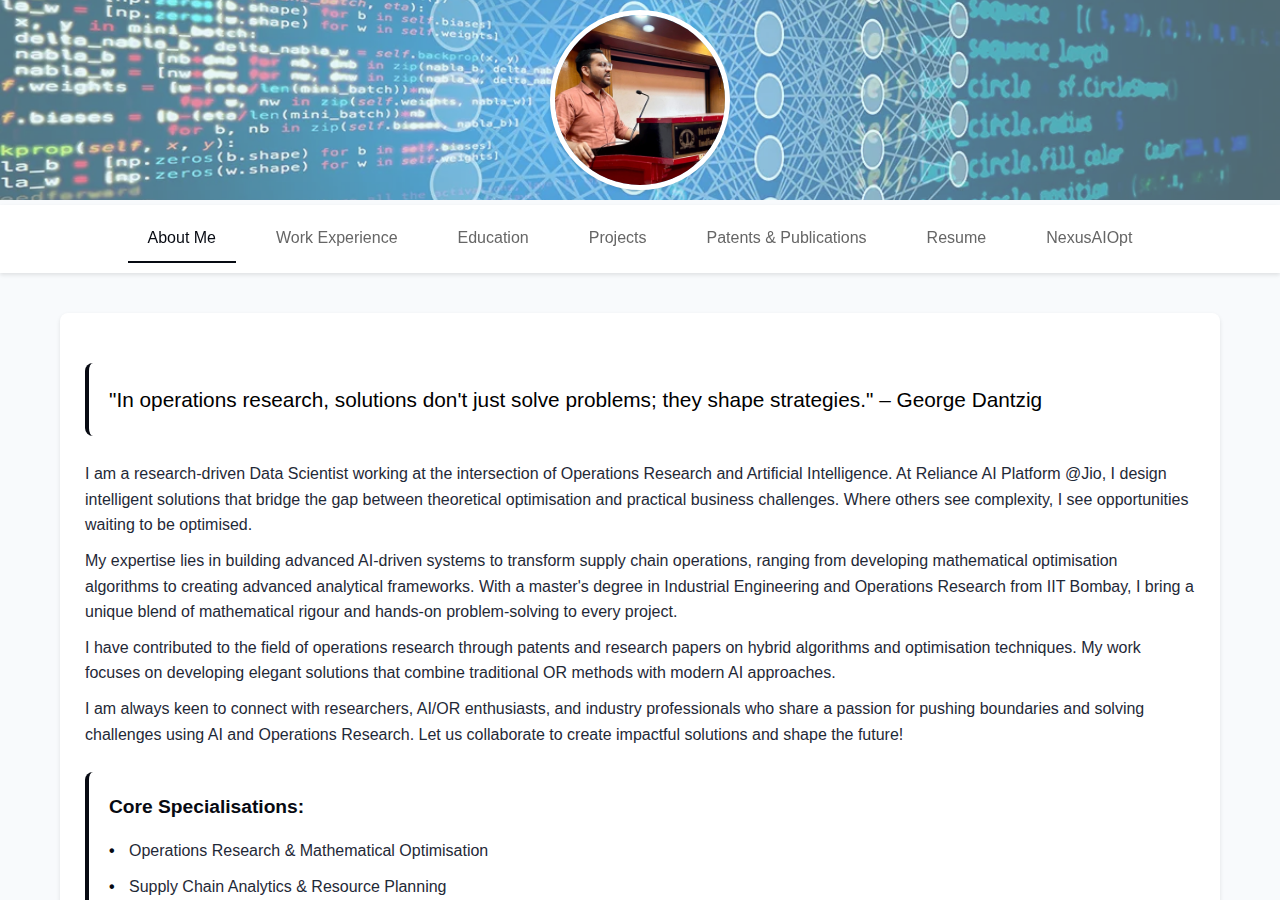
<file: index.html>
<!DOCTYPE html>
<html lang="en">
<head>
    <meta charset="UTF-8">
    <meta name="viewport" content="width=device-width, initial-scale=1.0">
    <title>Sandesh's Portfolio Website</title>
    <link rel="stylesheet" href="css/style.css">
    <script src="https://cdnjs.cloudflare.com/ajax/libs/jquery/3.7.1/jquery.min.js"></script>
</head>
<body>
    <div class="banner">
        <img src="src/images/banner.webp" alt="Banner" class="banner-img">
        <div class="profile">
            <img src="src/images/profile.jpeg" alt="Profile" class="profile-img">
        </div>
    </div>

    <div class="tabs">
        <a href="sections/about" class="tab active" data-section="about">About Me</a>
        <a href="sections/experience" class="tab" data-section="experience">Work Experience</a>
        <a href="sections/education" class="tab" data-section="education">Education</a>
        <a href="sections/projects" class="tab" data-section="projects">Projects</a>
        <a href="sections/publications" class="tab" data-section="publications">Patents & Publications</a>
        <a href="sections/resume" class="tab" data-section="resume">Resume</a>
        <a href="sections/nexusai" class="tab" data-section="nexuai">NexusAIOpt</a>
    </div>

    <iframe id="content-frame" src="sections/about" title="about"></iframe>

    <script src="js/main.js"></script>
</body>
</html>
</file>
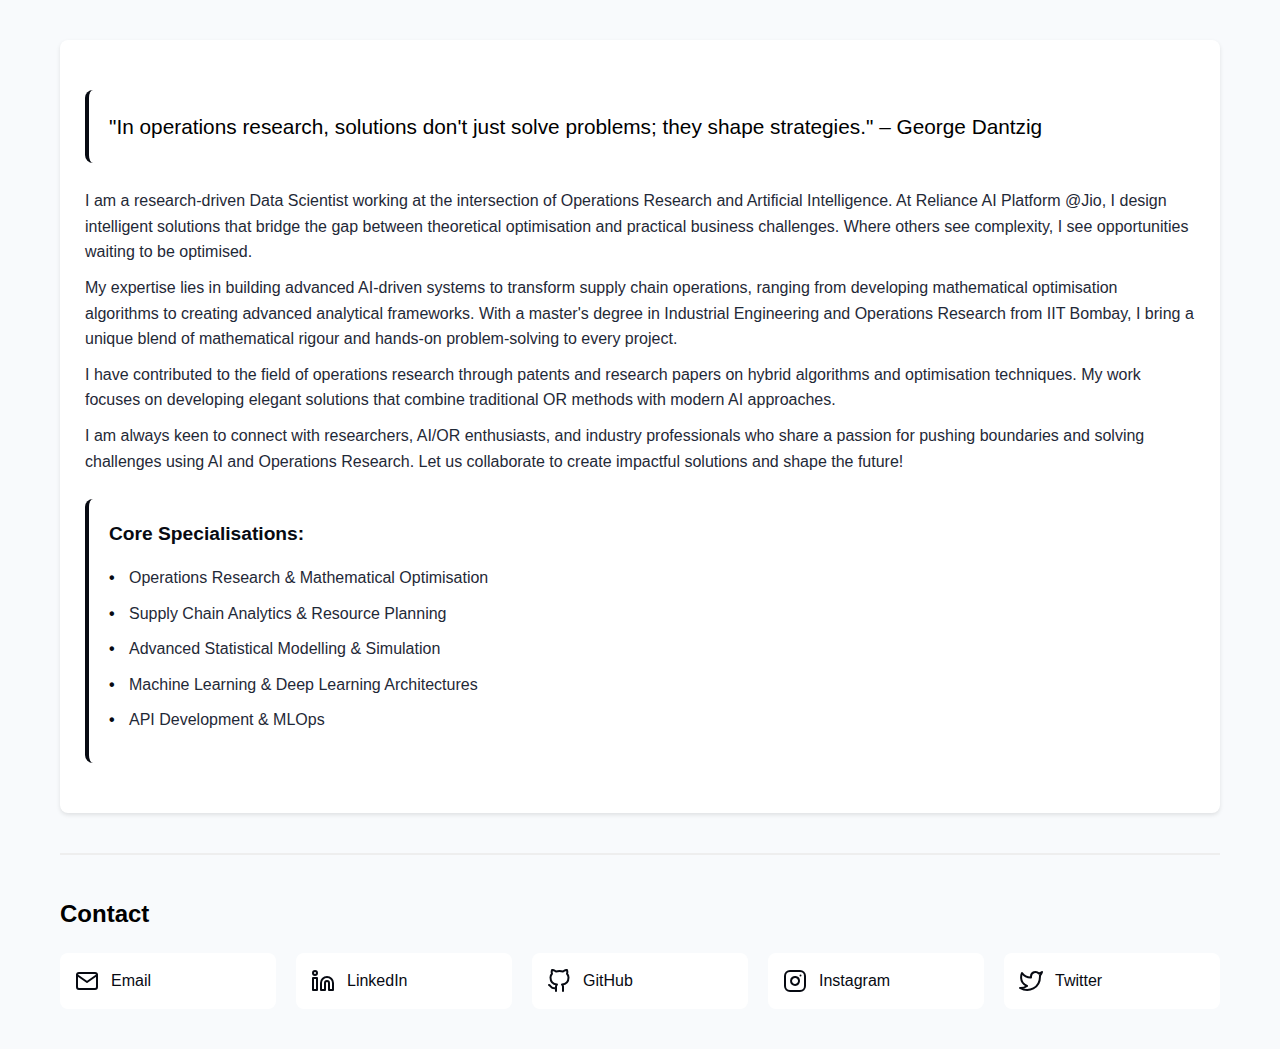
<file: sections/about/index.html>
<!DOCTYPE html>
<html lang="en">
<head>
    <meta charset="UTF-8">
    <meta name="viewport" content="width=device-width, initial-scale=1.0">
    <title>About Me</title>
    <link rel="stylesheet" href="../../css/style.css">
</head>
<body>
    <div class="content">
        <div class="item-card">
            <blockquote class="quote">
                "In operations research, solutions don't just solve problems; they shape strategies." – George Dantzig
            </blockquote>
            
            <p>
                I am a research-driven Data Scientist working at the intersection of Operations Research and 
                Artificial Intelligence. At Reliance AI Platform @Jio, I design intelligent solutions that 
                bridge the gap between theoretical optimisation and practical business challenges. Where others 
                see complexity, I see opportunities waiting to be optimised.
            </p>
            
            <p>
                My expertise lies in building advanced AI-driven systems to transform supply chain operations, 
                ranging from developing mathematical optimisation algorithms to creating advanced analytical 
                frameworks. With a master's degree in Industrial Engineering and Operations Research from IIT 
                Bombay, I bring a unique blend of mathematical rigour and hands-on problem-solving to every project.
            </p>
            
            <p>
                I have contributed to the field of operations research through patents and research papers on 
                hybrid algorithms and optimisation techniques. My work focuses on developing elegant solutions 
                that combine traditional OR methods with modern AI approaches.
            </p>

            <p>
                I am always keen to connect with researchers, AI/OR enthusiasts, and industry professionals 
                who share a passion for pushing boundaries and solving challenges using AI and Operations 
                Research. Let us collaborate to create impactful solutions and shape the future!
            </p>
            <div class="specializations">
                <h3>Core Specialisations:</h3>
                <ul>
                    <li>Operations Research & Mathematical Optimisation</li>
                    <li>Supply Chain Analytics & Resource Planning</li>
                    <li>Advanced Statistical Modelling & Simulation</li>
                    <li>Machine Learning & Deep Learning Architectures</li>
                    <li>API Development & MLOps</li>
                </ul>
            </div>

        </div>

        <div class="section-divider"></div>

        <div class="contact-section">
            <h2>Contact</h2>
            <div class="contact-grid">

                <div class="contact-item">
                    <svg xmlns="http://www.w3.org/2000/svg" viewBox="0 0 24 24" fill="none" stroke="currentColor" stroke-width="2" stroke-linecap="round" stroke-linejoin="round">
                        <path d="M4 4h16c1.1 0 2 .9 2 2v12c0 1.1-.9 2-2 2H4c-1.1 0-2-.9-2-2V6c0-1.1.9-2 2-2z"></path>
                        <polyline points="22,6 12,13 2,6"></polyline>
                    </svg>
                    <a href="mailto:sandesh.gaikwad.c2022@iitbombay.org">Email</a>
                </div>

                <div class="contact-item">
                    <svg xmlns="http://www.w3.org/2000/svg" viewBox="0 0 24 24" fill="none" stroke="currentColor" stroke-width="2" stroke-linecap="round" stroke-linejoin="round">
                        <path d="M16 8a6 6 0 0 1 6 6v7h-4v-7a2 2 0 0 0-2-2 2 2 0 0 0-2 2v7h-4v-7a6 6 0 0 1 6-6z"></path>
                        <rect x="2" y="9" width="4" height="12"></rect>
                        <circle cx="4" cy="4" r="2"></circle>
                    </svg>
                    <a href="https://www.linkedin.com/in/sandeshgaikwad-iitb/" target="_blank">LinkedIn</a>
                </div>

                <div class="contact-item">
                    <svg xmlns="http://www.w3.org/2000/svg" viewBox="0 0 24 24" fill="none" stroke="currentColor" stroke-width="2" stroke-linecap="round" stroke-linejoin="round">
                        <path d="M9 19c-5 1.5-5-2.5-7-3m14 6v-3.87a3.37 3.37 0 0 0-.94-2.61c3.14-.35 6.44-1.54 6.44-7A5.44 5.44 0 0 0 20 4.77 5.07 5.07 0 0 0 19.91 1S18.73.65 16 2.48a13.38 13.38 0 0 0-7 0C6.27.65 5.09 1 5.09 1A5.07 5.07 0 0 0 5 4.77a5.44 5.44 0 0 0-1.5 3.78c0 5.42 3.3 6.61 6.44 7A3.37 3.37 0 0 0 9 18.13V22"></path>
                    </svg>
                    <a href="https://github.com/sandesh-30/" target="_blank">GitHub</a>
                </div>

                <div class="contact-item">
                    <svg xmlns="http://www.w3.org/2000/svg" viewBox="0 0 24 24" fill="none" stroke="currentColor" stroke-width="2" stroke-linecap="round" stroke-linejoin="round">
                        <rect x="2" y="2" width="20" height="20" rx="5" ry="5"></rect>
                        <path d="M16 11.37A4 4 0 1 1 12.63 8 4 4 0 0 1 16 11.37z"></path>
                        <line x1="17.5" y1="6.5" x2="17.51" y2="6.5"></line>
                    </svg>
                    <a href="https://instagram.com/hear._me_roar/" target="_blank">Instagram</a>
                </div>

                <div class="contact-item">
                    <svg xmlns="http://www.w3.org/2000/svg" viewBox="0 0 24 24" fill="none" stroke="currentColor" stroke-width="2" stroke-linecap="round" stroke-linejoin="round">
                        <path d="M23 3a10.9 10.9 0 0 1-3.14 1.53 4.48 4.48 0 0 0-7.86 3v1A10.66 10.66 0 0 1 3 4s-4 9 5 13a11.64 11.64 0 0 1-7 2c9 5 20 0 20-11.5a4.5 4.5 0 0 0-.08-.83A7.72 7.72 0 0 0 23 3z"></path>
                    </svg>
                    <a href="https://twitter.com/SandeshGaikwad_" target="_blank">Twitter</a>
                </div>
                
            </div>
        </div>
    </div>
</body>
<script>
    // Ensure proper height calculations
    document.addEventListener('DOMContentLoaded', function() {
        // Force a minimum height on the content div
        const content = document.querySelector('.content');
        const minHeight = window.innerHeight - 80; // Account for margins
        content.style.minHeight = `${minHeight}px`;
    });
</script>
</html>
</file>
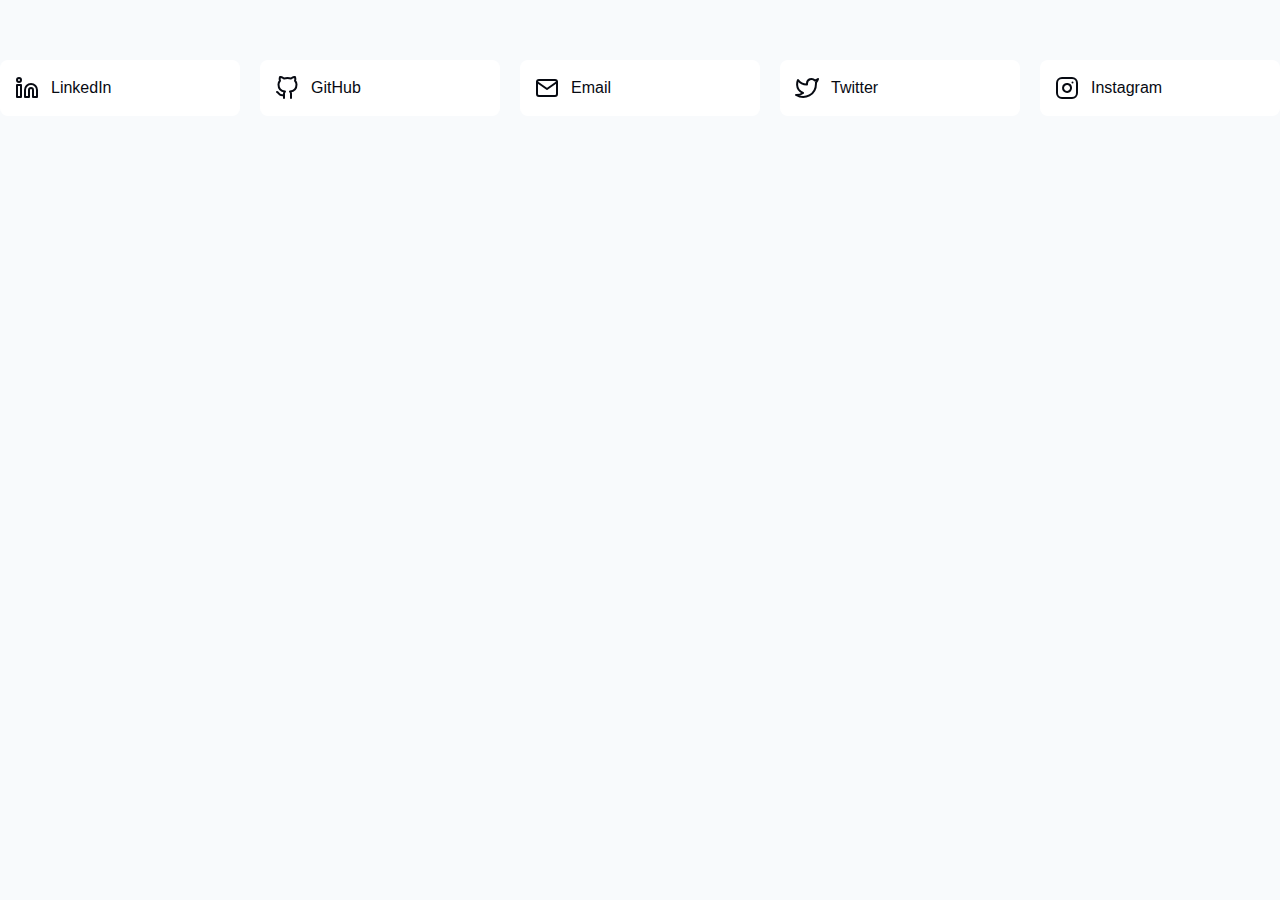
<file: sections/contact/index.html>
<!DOCTYPE html>
<html lang="en">
<head>
    <meta charset="UTF-8">
    <meta name="viewport" content="width=device-width, initial-scale=1.0">
    <title>About Me</title>
    <link rel="stylesheet" href="../../css/style.css">
</head>
<body>
    <div class="contact-section">
        <div class="contact-grid">
            <div class="contact-item">
                <svg xmlns="http://www.w3.org/2000/svg" viewBox="0 0 24 24" fill="none" stroke="currentColor" stroke-width="2" stroke-linecap="round" stroke-linejoin="round">
                    <path d="M16 8a6 6 0 0 1 6 6v7h-4v-7a2 2 0 0 0-2-2 2 2 0 0 0-2 2v7h-4v-7a6 6 0 0 1 6-6z"></path>
                    <rect x="2" y="9" width="4" height="12"></rect>
                    <circle cx="4" cy="4" r="2"></circle>
                </svg>
                <a href="https://www.linkedin.com/in/sandeshgaikwad-iitb/" target="_blank">LinkedIn</a>
            </div>

            <div class="contact-item">
                <svg xmlns="http://www.w3.org/2000/svg" viewBox="0 0 24 24" fill="none" stroke="currentColor" stroke-width="2" stroke-linecap="round" stroke-linejoin="round">
                    <path d="M9 19c-5 1.5-5-2.5-7-3m14 6v-3.87a3.37 3.37 0 0 0-.94-2.61c3.14-.35 6.44-1.54 6.44-7A5.44 5.44 0 0 0 20 4.77 5.07 5.07 0 0 0 19.91 1S18.73.65 16 2.48a13.38 13.38 0 0 0-7 0C6.27.65 5.09 1 5.09 1A5.07 5.07 0 0 0 5 4.77a5.44 5.44 0 0 0-1.5 3.78c0 5.42 3.3 6.61 6.44 7A3.37 3.37 0 0 0 9 18.13V22"></path>
                </svg>
                <a href="https://github.com/sandesh-30/" target="_blank">GitHub</a>
            </div>

            <div class="contact-item">
                <svg xmlns="http://www.w3.org/2000/svg" viewBox="0 0 24 24" fill="none" stroke="currentColor" stroke-width="2" stroke-linecap="round" stroke-linejoin="round">
                    <path d="M4 4h16c1.1 0 2 .9 2 2v12c0 1.1-.9 2-2 2H4c-1.1 0-2-.9-2-2V6c0-1.1.9-2 2-2z"></path>
                    <polyline points="22,6 12,13 2,6"></polyline>
                </svg>
                <a href="mailto:sandesh.gaikwad.c2022@iitbombay.org">Email</a>
            </div>

            <div class="contact-item">
                <svg xmlns="http://www.w3.org/2000/svg" viewBox="0 0 24 24" fill="none" stroke="currentColor" stroke-width="2" stroke-linecap="round" stroke-linejoin="round">
                    <path d="M23 3a10.9 10.9 0 0 1-3.14 1.53 4.48 4.48 0 0 0-7.86 3v1A10.66 10.66 0 0 1 3 4s-4 9 5 13a11.64 11.64 0 0 1-7 2c9 5 20 0 20-11.5a4.5 4.5 0 0 0-.08-.83A7.72 7.72 0 0 0 23 3z"></path>
                </svg>
                <a href="https://twitter.com/SandeshGaikwad_" target="_blank">Twitter</a>
            </div>

            <div class="contact-item">
                <svg xmlns="http://www.w3.org/2000/svg" viewBox="0 0 24 24" fill="none" stroke="currentColor" stroke-width="2" stroke-linecap="round" stroke-linejoin="round">
                    <rect x="2" y="2" width="20" height="20" rx="5" ry="5"></rect>
                    <path d="M16 11.37A4 4 0 1 1 12.63 8 4 4 0 0 1 16 11.37z"></path>
                    <line x1="17.5" y1="6.5" x2="17.51" y2="6.5"></line>
                </svg>
                <a href="https://instagram.com/hear._me_roar/" target="_blank">Instagram</a>
            </div>
            
        </div>
    </div>

</body>
<script>
    // Ensure proper height calculations
    document.addEventListener('DOMContentLoaded', function() {
        // Force a minimum height on the content div
        const content = document.querySelector('.content');
        const minHeight = window.innerHeight - 80; // Account for margins
        content.style.minHeight = `${minHeight}px`;
    });
</script>
</html>
</file>
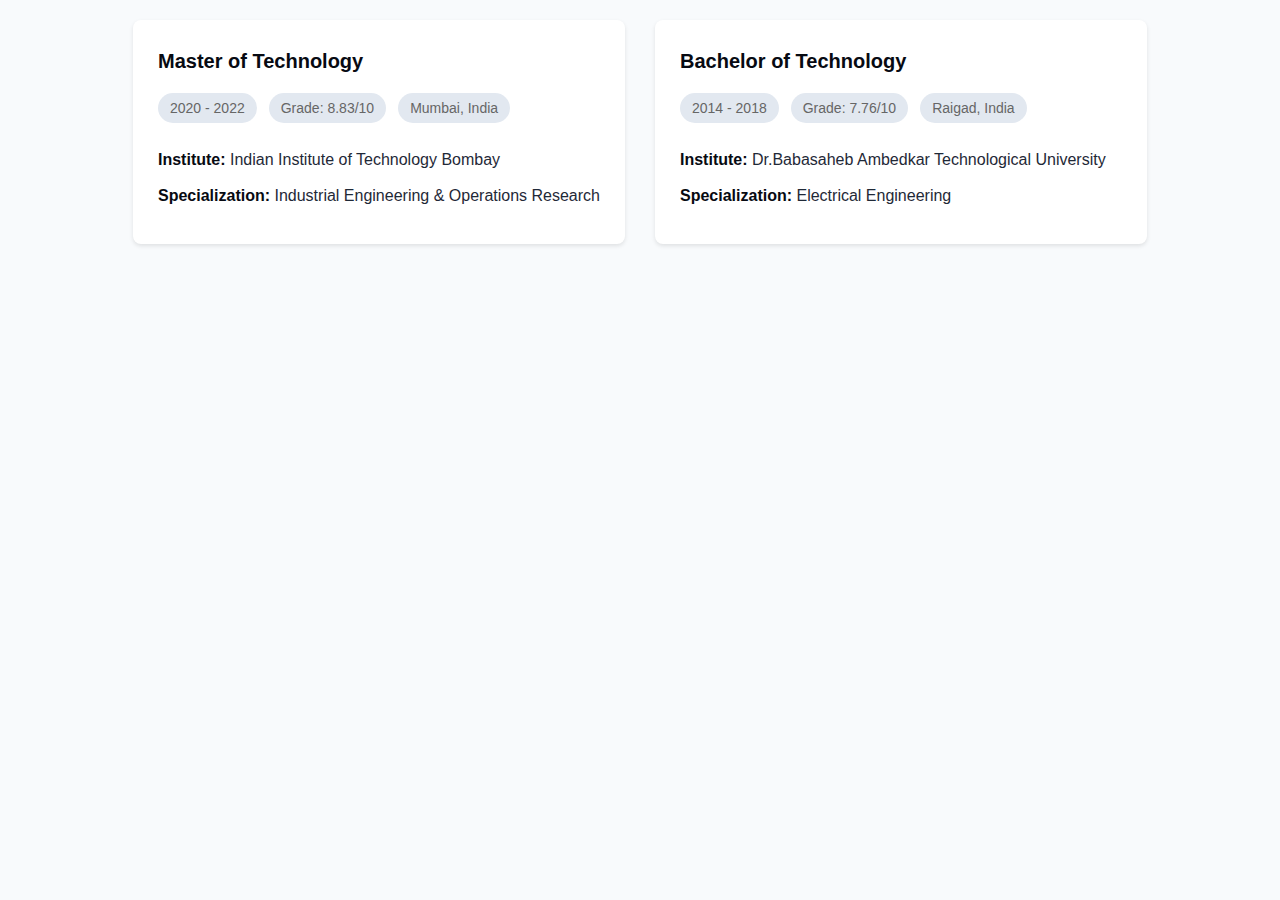
<file: sections/education/index.html>
<!DOCTYPE html>
<html lang="en">
<head>
    <meta charset="UTF-8">
    <meta name="viewport" content="width=device-width, initial-scale=1.0">
    <title>Education</title>
    <link rel="stylesheet" href="../../css/style.css">
</head>
<body>
        <div class="education-grid">
            <!-- Master of Technology -->
            <div class="item-card">
                <h3>Master of Technology</h3>
                <div class="meta-info">
                    <span class="tag">2020 - 2022</span>
                    <span class="tag">Grade: 8.83/10</span>
                    <span class="tag">Mumbai, India</span>
                </div>
                <p><span class="highlight">Institute:</span> Indian Institute of Technology Bombay</p>
                <p><span class="highlight">Specialization:</span> Industrial Engineering & Operations Research</p>
            </div>

            <!-- Bachelor of Engineering -->
            <div class="item-card">
                <h3>Bachelor of Technology</h3>
                <div class="meta-info">
                    <span class="tag">2014 - 2018</span>
                    <span class="tag">Grade: 7.76/10</span>
                    <span class="tag">Raigad, India</span>
                </div>
                <p><span class="highlight">Institute:</span> Dr.Babasaheb Ambedkar Technological University</p>
                <p><span class="highlight">Specialization:</span> Electrical Engineering</p>
            </div>

            <!-- High School -->
            <!-- <div class="item-card">
                <h3>High Secondary School</h3>
                <p><span class="highlight">School:</span> Birla College of Arts, Commerce & Science</p>
                <p><span class="highlight">Location:</span> Kalyan, India </p>
                <p><span class="highlight">Year:</span>2014</p>
                <p><span class="highlight">Grade:</span> 74.76/100 </p>
            </div> -->

            <!-- School -->
            <!-- <div class="item-card">
                <h3>Senior Secondary School</h3>
                <p><span class="highlight">School:</span> G. D. K. Gurukul</p>
                <p><span class="highlight">Location:</span> Vasind, India </p>
                <p><span class="highlight">Year:</span> 2012 </p>
                <p><span class="highlight">Grade:</span> 94/100 </p>
            </div> -->
        </div>
</body>
</html>
</file>
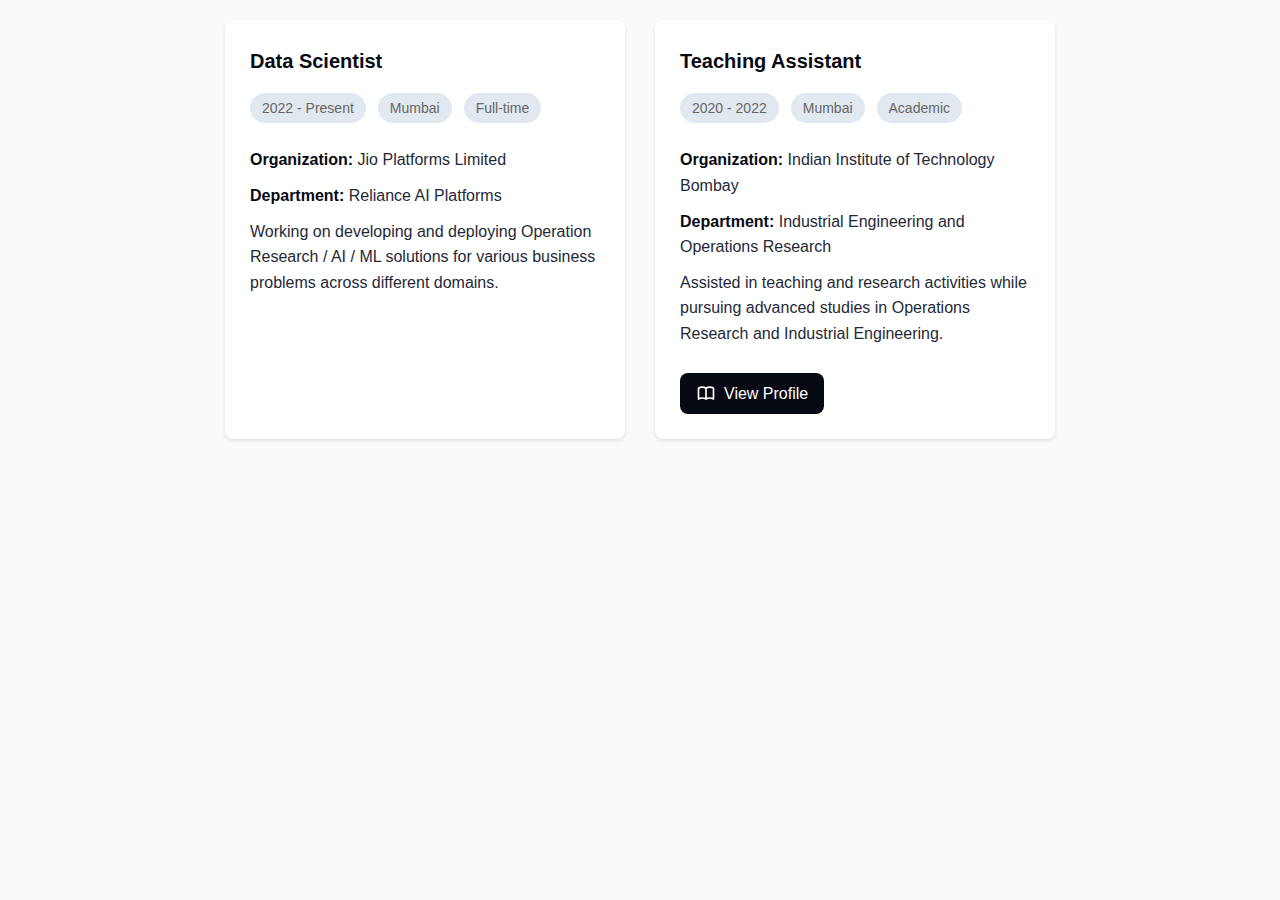
<file: sections/experience/index.html>
<!DOCTYPE html>
<html lang="en">
<head>
    <meta charset="UTF-8">
    <meta name="viewport" content="width=device-width, initial-scale=1.0">
    <title>Experience</title>
    <link rel="stylesheet" href="../../css/style.css">
</head>
<body>
    <div class="experience-grid">
        <!-- Data Scientist Role -->
        <div class="item-card">
            <h3>Data Scientist</h3>
            <div class="meta-info">
                <span class="tag">2022 - Present</span>
                <span class="tag">Mumbai</span>
                <span class="tag">Full-time</span>
            </div>
            <p><span class="highlight">Organization:</span> Jio Platforms Limited</p>
            <p><span class="highlight">Department:</span> Reliance AI Platforms</p>
            <p class="description">Working on developing and deploying Operation Research / AI / ML solutions for various business problems across different domains.</p>

        </div>

        <!-- Teaching Assistant Role -->
        <div class="item-card">
            <h3>Teaching Assistant</h3>
            <div class="meta-info">
                <span class="tag">2020 - 2022</span>
                <span class="tag">Mumbai</span>
                <span class="tag">Academic</span>
            </div>
            <p><span class="highlight">Organization:</span> Indian Institute of Technology Bombay</p>
            <p><span class="highlight">Department:</span> Industrial Engineering and Operations Research</p>
            <p class="description">Assisted in teaching and research activities while pursuing advanced studies in Operations Research and Industrial Engineering.</p>
            <a href="https://www.ieor.iitb.ac.in/students/sandesh" target="_blank" class="button">
                <svg class="icon" fill="none" stroke="currentColor" viewBox="0 0 24 24">
                    <path stroke-linecap="round" stroke-linejoin="round" stroke-width="2" d="M12 6.253v13m0-13C10.832 5.477 9.246 5 7.5 5S4.168 5.477 3 6.253v13C4.168 18.477 5.754 18 7.5 18s3.332.477 4.5 1.253m0-13C13.168 5.477 14.754 5 16.5 5c1.747 0 3.332.477 4.5 1.253v13C19.832 18.477 18.247 18 16.5 18c-1.746 0-3.332.477-4.5 1.253"></path>
                </svg>
                View Profile
            </a>
        </div>
    </div>
</body>
</html>
</file>
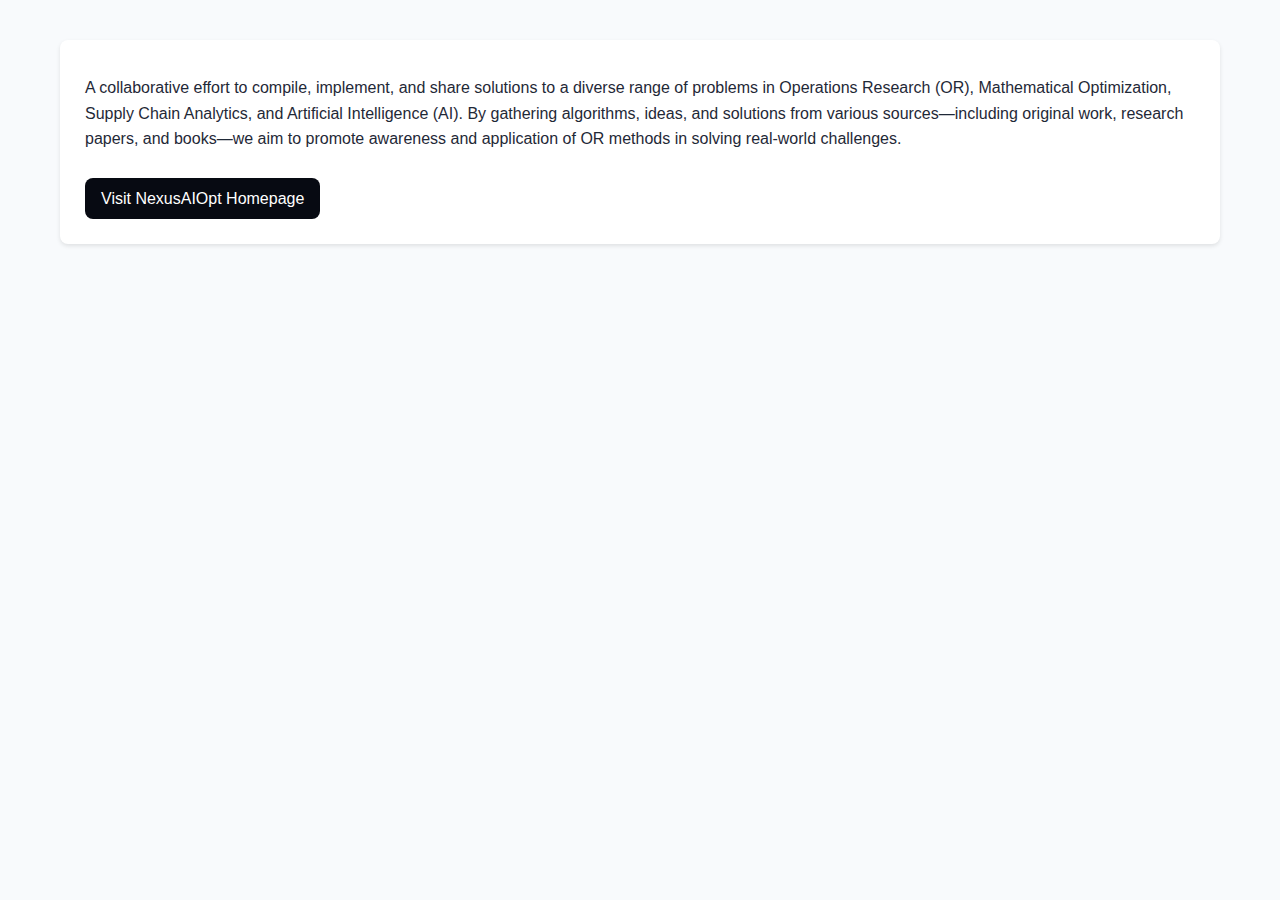
<file: sections/nexusai/index.html>
<!DOCTYPE html>
<html lang="en">
<head>
    <meta charset="UTF-8">
    <meta name="viewport" content="width=device-width, initial-scale=1.0">
    <title>Resume</title>
    <link rel="stylesheet" href="../../css/style.css">
</head>
<body>
    <div class="content">
        <div class="item-card">
            <p>A collaborative effort to compile, implement, and share solutions to a diverse range of problems in Operations Research (OR),
                Mathematical Optimization, Supply Chain Analytics, and Artificial Intelligence (AI).
                By gathering algorithms, ideas, and solutions from various sources—including original work,
                research papers, and books—we aim to promote awareness and application of OR methods in solving real-world challenges.</p>
            <a href="https://github.com/sandesh-30/NexusAIOpt" target="_blank" class="button">Visit NexusAIOpt Homepage</a>
        </div>
    </div>
</body>
</html>
</file>
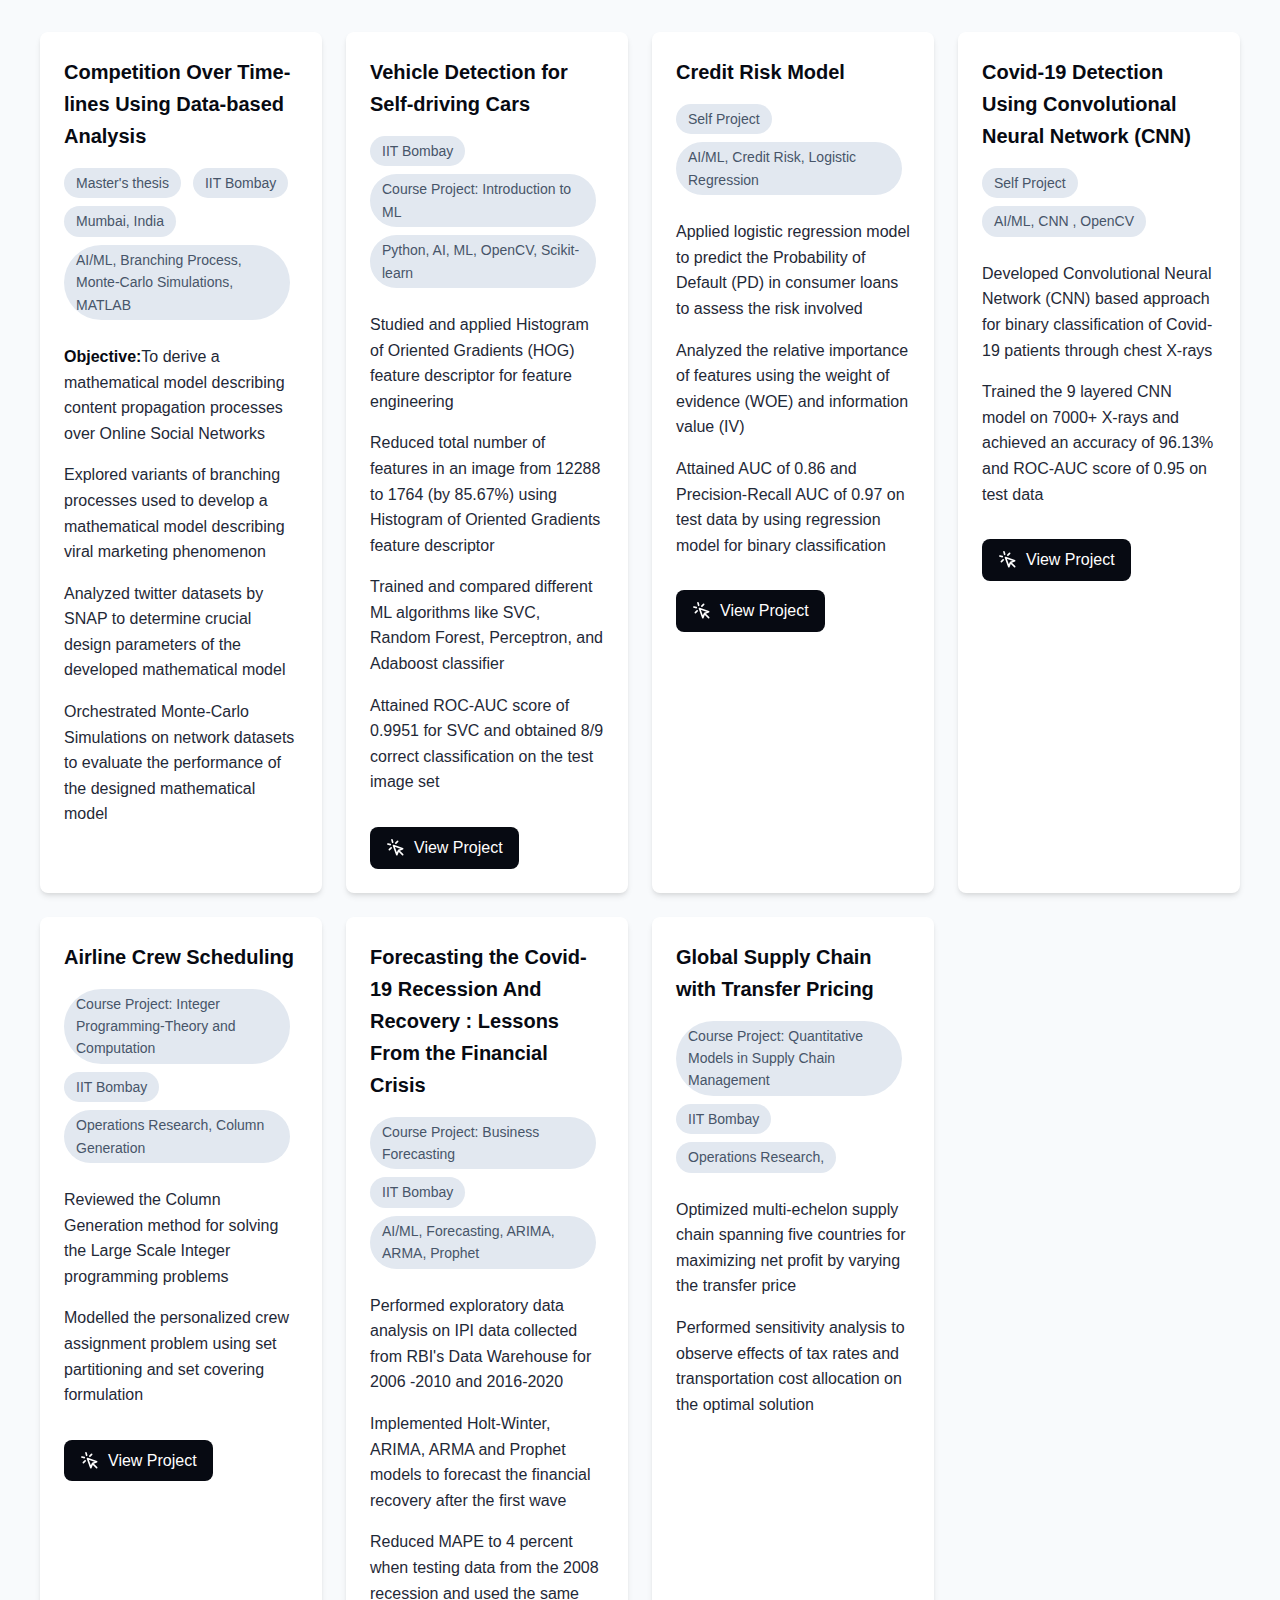
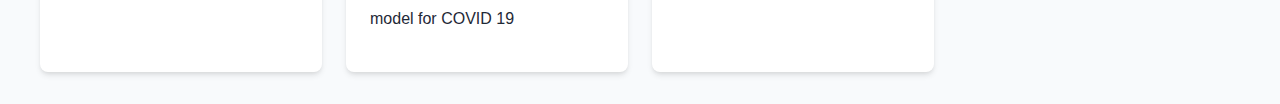
<file: sections/projects/index.html>
<!DOCTYPE html>
<html lang="en">
<head>
    <meta charset="UTF-8">
    <meta name="viewport" content="width=device-width, initial-scale=1.0">
    <title>Research Experience & Publications</title>
    <style>
        :root {
            --primary-color: #070a12;
            --secondary-color: #1e40af;
            --background-color: #f8fafc;
            --card-background: #ffffff;
            --text-color: #1f2937;
            --border-radius: 8px;
            --spacing: 1.5rem;
            --text-light: #666;
            --shadow: 0 2px 4px rgba(0,0,0,0.1);
            --transition: all 0.2s ease-in-out;
}
        body {
            font-family: -apple-system, BlinkMacSystemFont, 'Segoe UI', Roboto, Oxygen, Ubuntu, Cantarell, sans-serif;
            line-height: 1.6;
            color: var(--text-color);
            background-color: var(--background-color);
            margin: 0;
            padding: 2rem;
        }

        .content {
            max-width: 1200px;
            margin: 0 auto;
        }

        .experience-grid {
            display: grid;
            grid-template-columns: repeat(4, minmax(200px, 1fr)) ;
            gap: var(--spacing);
            width: 100%;
        }

        .item-card {
            background: var(--card-background);
            border-radius: var(--border-radius);
            padding: var(--spacing);
            box-shadow: 0 4px 6px -1px rgba(0, 0, 0, 0.1), 0 2px 4px -1px rgba(0, 0, 0, 0.06);
            transition: transform 0.2s ease-in-out;
            width: 100%;
            box-sizing: border-box;
        }

        .item-card:hover {
            transform: translateY(-4px);
        }

        .item-card h3 {
            color: var(--primary-color);
            margin-top: 0;
            font-size: 1.25rem;
            margin-bottom: 1rem;
        }

        .meta-info {
            font-size: 0.9rem;
            color: #64748b;
            margin-bottom: 1rem;
        }

        .tag {
            display: inline-block;
            background: #e2e8f0;
            padding: 0.25rem 0.75rem;
            border-radius: 999px;
            font-size: 0.875rem;
            margin-right: 0.5rem;
            margin-bottom: 0.5rem;
            color: #475569;
        }

        .button {
            display: inline-flex;
            align-items: center;
            padding: 0.5rem 1rem;
            background-color: var(--primary-color);
            color: white;
            text-decoration: none;
            border-radius: var(--border-radius);
            font-weight: 500;
            transition: background-color 0.2s;
            margin-top: 1rem;
        }

        .button:hover {
            background-color: var(--secondary-color);
        }

        .icon {
            margin-right: 0.5rem;
            width: 1.25rem;
            height: 1.25rem;
        }

        @media (max-width: 768px) {
            body {
                padding: 1rem;
            }
            
            .experience-grid {
                grid-template-columns: 1fr;
            }
        }

        .highlight {
            font-weight: bold;
            color: var(--primary-color);
        }
    </style>
</head>
<body>
    <div class="content">
        <div class="experience-grid">
            <!-- Publication 1 -->
            <div class="item-card">
                <h3>Competition Over Time-lines Using Data-based Analysis</h3>
                <div class="meta-info">
                    <span class="tag">Master's thesis</span>
                    <span class="tag">IIT Bombay</span>
                    <span class="tag">Mumbai, India</span>
                    <span class="tag">AI/ML, Branching Process, Monte-Carlo Simulations, MATLAB</span>
                </div>
                <p>
                    <span class="highlight">Objective:</span>To derive a mathematical model describing content propagation processes over Online Social Networks
                </p>
                <p>Explored variants of branching processes used to develop a mathematical model describing viral marketing phenomenon</p>
                <p>Analyzed twitter datasets by SNAP to determine crucial design parameters of the developed mathematical model </p>
                <p>Orchestrated Monte-Carlo Simulations on network datasets to evaluate the performance of the designed mathematical model</p>
            </div>

            <!-- Publication 2 -->
            <div class="item-card">
                <h3>Vehicle Detection for Self-driving Cars</h3>
                <div class="meta-info">
                    <span class="tag">IIT Bombay</span>
                    <span class="tag">Course Project: Introduction to ML</span>
                    <span class="tag">Python, AI, ML, OpenCV, Scikit-learn</span>
                </div>
                <p>Studied and applied Histogram of Oriented Gradients (HOG) feature descriptor for feature engineering </p>
                <p>Reduced total number of features in an image from 12288 to 1764 (by 85.67%) using Histogram of Oriented Gradients feature descriptor</p>
                <p>Trained and compared different ML algorithms like SVC, Random Forest, Perceptron, and Adaboost classifier</p>
                <p>Attained ROC-AUC score of 0.9951 for SVC and obtained 8/9 correct classification on the test image set</p>
                <a href="https://github.com/sandesh-30/Vehicle-detection" target="_blank" class="button">
                    <svg class="icon" fill="none" stroke="currentColor" viewBox="0 0 24 24">
                        <path stroke-linecap="round" stroke-linejoin="round" stroke-width="2" d="M15 15l-2 5L9 9l11 4-5 2zm0 0l5 5M7.188 2.239l.777 2.897M5.136 7.965l-2.898-.777M13.95 4.05l-2.122 2.122m-5.657 5.656l-2.12 2.122"></path>
                    </svg>
                    View Project
                </a>
            </div>

            <div class="item-card">
                <h3>Credit Risk Model</h3>
                <div class="meta-info">
                    <span class="tag">Self Project</span>
                    <span class="tag">AI/ML, Credit Risk, Logistic Regression</span>
                </div>
                <p>Applied logistic regression model to predict the Probability of Default (PD) in consumer loans to assess the risk involved</p>
                <p>Analyzed the relative importance of features using the weight of evidence (WOE) and information value (IV)</p>
                <p>Attained AUC of 0.86 and Precision-Recall AUC of 0.97 on test data by using regression model for binary classification</p>
                <a href="https://github.com/sandesh-30/Credit_risk_model" target="_blank" class="button">
                    <svg class="icon" fill="none" stroke="currentColor" viewBox="0 0 24 24">
                        <path stroke-linecap="round" stroke-linejoin="round" stroke-width="2" d="M15 15l-2 5L9 9l11 4-5 2zm0 0l5 5M7.188 2.239l.777 2.897M5.136 7.965l-2.898-.777M13.95 4.05l-2.122 2.122m-5.657 5.656l-2.12 2.122"></path>
                    </svg>
                    View Project
                </a>
            </div>

            <div class="item-card">
                <h3>Covid-19 Detection Using Convolutional Neural Network (CNN)</h3>
                <div class="meta-info">
                    <span class="tag">Self Project</span>
                    <span class="tag">AI/ML, CNN , OpenCV</span>
                </div>
                <p>Developed Convolutional Neural Network (CNN) based approach for binary classification of Covid-19 patients through chest X-rays</p>
                <p>Trained the 9 layered CNN model on 7000+ X-rays and achieved an accuracy of 96.13% and ROC-AUC score of 0.95 on test data</p>
                <a href="https://github.com/sandesh-30/Covid19_Detection_by_CNN" target="_blank" class="button">
                    <svg class="icon" fill="none" stroke="currentColor" viewBox="0 0 24 24">
                        <path stroke-linecap="round" stroke-linejoin="round" stroke-width="2" d="M15 15l-2 5L9 9l11 4-5 2zm0 0l5 5M7.188 2.239l.777 2.897M5.136 7.965l-2.898-.777M13.95 4.05l-2.122 2.122m-5.657 5.656l-2.12 2.122"></path>
                    </svg>
                    View Project
                </a>
            </div>

            <div class="item-card">
                <h3>Airline Crew Scheduling</h3>
                <div class="meta-info">
                    <span class="tag">Course Project: Integer Programming-Theory and Computation</span>
                    <span class="tag">IIT Bombay</span>
                    <span class="tag">Operations Research, Column Generation</span>
                </div>
                <p>Reviewed the Column Generation method for solving  the Large Scale Integer programming problems</p>
                <p>Modelled the personalized crew assignment problem using set partitioning and set covering formulation</p>
                <a href="https://github.com/sandesh-30/Airline_Crew_Scheduling" target="_blank" class="button">
                    <svg class="icon" fill="none" stroke="currentColor" viewBox="0 0 24 24">
                        <path stroke-linecap="round" stroke-linejoin="round" stroke-width="2" d="M15 15l-2 5L9 9l11 4-5 2zm0 0l5 5M7.188 2.239l.777 2.897M5.136 7.965l-2.898-.777M13.95 4.05l-2.122 2.122m-5.657 5.656l-2.12 2.122"></path>
                    </svg>
                    View Project
                </a>
            </div>

            <div class="item-card">
                <h3>Forecasting the Covid-19 Recession And Recovery : Lessons From the Financial Crisis</h3>
                <div class="meta-info">
                    <span class="tag">Course Project: Business Forecasting</span>
                    <span class="tag">IIT Bombay</span>
                    <span class="tag">AI/ML, Forecasting, ARIMA, ARMA, Prophet</span>
                </div>

                <p>Performed exploratory data analysis on IPI data collected from RBI's Data Warehouse for 2006 -2010 and  2016-2020</p>
                <p>Implemented Holt-Winter, ARIMA, ARMA and Prophet models to forecast the financial recovery after the first wave </p>
                <p>Reduced MAPE to 4 percent when testing data from the 2008 recession and used the same model for COVID 19</p>
            </div>
            
            <div class="item-card">
                <h3>Global Supply Chain with Transfer Pricing</h3>
                <div class="meta-info">
                    <span class="tag">Course Project: Quantitative Models in Supply Chain  Management </span>
                    <span class="tag">IIT Bombay</span>
                    <span class="tag">Operations Research,</span>
                </div>

                <p>Optimized multi-echelon supply chain spanning five countries for maximizing net profit by varying the transfer price</p>
                <p>Performed sensitivity analysis to observe effects of tax rates and transportation cost allocation on the optimal solution</p>
            </div>
        </div>
    </div>
</body>
</html>
</file>
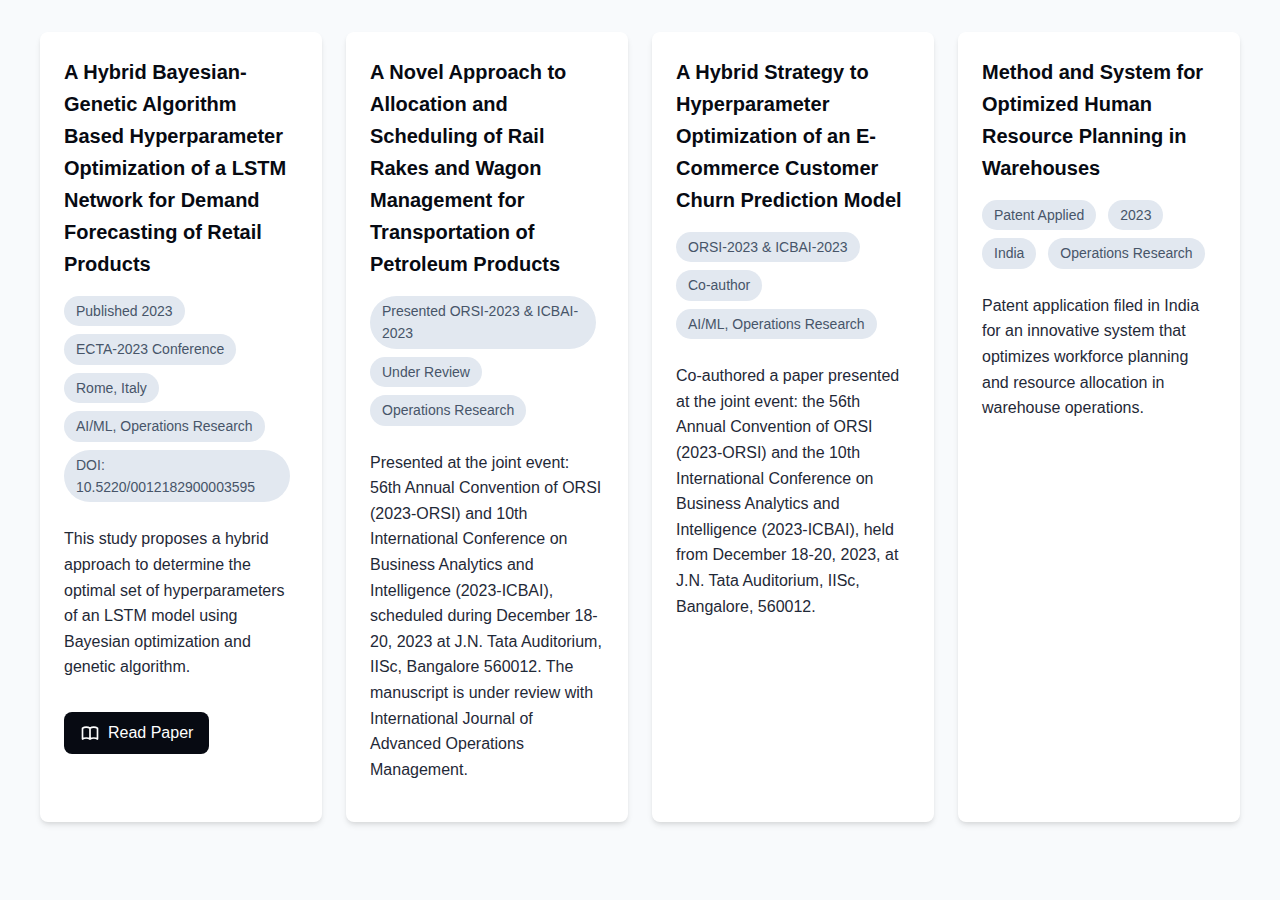
<file: sections/publications/index.html>
<!DOCTYPE html>
<html lang="en">
<head>
    <meta charset="UTF-8">
    <meta name="viewport" content="width=device-width, initial-scale=1.0">
    <title>Research Experience & Publications</title>
    <style>
        :root {
            --primary-color: #070a12;
            --secondary-color: #1e40af;
            --background-color: #f8fafc;
            --card-background: #ffffff;
            --text-color: #1f2937;
            --border-radius: 8px;
            --spacing: 1.5rem;
            --text-light: #666;
            --shadow: 0 2px 4px rgba(0,0,0,0.1);
            --transition: all 0.2s ease-in-out;
}
        body {
            font-family: -apple-system, BlinkMacSystemFont, 'Segoe UI', Roboto, Oxygen, Ubuntu, Cantarell, sans-serif;
            line-height: 1.6;
            color: var(--text-color);
            background-color: var(--background-color);
            margin: 0;
            padding: 2rem;
        }

        .content {
            max-width: 1200px;
            margin: 0 auto;
        }

        .experience-grid {
            display: grid;
            grid-template-columns: repeat(auto-fit, minmax(200px, 1fr));
            gap: var(--spacing);
        }

        .item-card {
            background: var(--card-background);
            border-radius: var(--border-radius);
            padding: var(--spacing);
            box-shadow: 0 4px 6px -1px rgba(0, 0, 0, 0.1), 0 2px 4px -1px rgba(0, 0, 0, 0.06);
            transition: transform 0.2s ease-in-out;
        }

        .item-card:hover {
            transform: translateY(-4px);
        }

        .item-card h3 {
            color: var(--primary-color);
            margin-top: 0;
            font-size: 1.25rem;
            margin-bottom: 1rem;
        }

        .meta-info {
            font-size: 0.9rem;
            color: #64748b;
            margin-bottom: 1rem;
        }

        .tag {
            display: inline-block;
            background: #e2e8f0;
            padding: 0.25rem 0.75rem;
            border-radius: 999px;
            font-size: 0.875rem;
            margin-right: 0.5rem;
            margin-bottom: 0.5rem;
            color: #475569;
        }

        .button {
            display: inline-flex;
            align-items: center;
            padding: 0.5rem 1rem;
            background-color: var(--primary-color);
            color: white;
            text-decoration: none;
            border-radius: var(--border-radius);
            font-weight: 500;
            transition: background-color 0.2s;
            margin-top: 1rem;
        }

        .button:hover {
            background-color: var(--secondary-color);
        }

        .icon {
            margin-right: 0.5rem;
            width: 1.25rem;
            height: 1.25rem;
        }

        @media (max-width: 768px) {
            body {
                padding: 1rem;
            }
        }
    </style>
</head>
<body>
    <div class="content">
        <div class="experience-grid">
            <!-- Publication 1 -->
            <div class="item-card">
                <h3>A Hybrid Bayesian-Genetic Algorithm Based Hyperparameter Optimization of a LSTM Network for Demand Forecasting of Retail Products</h3>
                <div class="meta-info">
                    <span class="tag">Published 2023</span>
                    <span class="tag">ECTA-2023 Conference</span>
                    <span class="tag">Rome, Italy</span>
                    <span class="tag">AI/ML, Operations Research</span>
                    <span class="tag">DOI: 10.5220/0012182900003595</span>
                </div>
                <p>This study proposes a hybrid approach to determine the optimal set of hyperparameters of an LSTM model using
                    Bayesian optimization and genetic algorithm.
                   </p>
                <a href="https://www.scitepress.org/Link.aspx?doi=10.5220/0012182900003595" target="_blank" class="button">
                    <svg class="icon" fill="none" stroke="currentColor" viewBox="0 0 24 24">
                        <path stroke-linecap="round" stroke-linejoin="round" stroke-width="2" d="M12 6.253v13m0-13C10.832 5.477 9.246 5 7.5 5S4.168 5.477 3 6.253v13C4.168 18.477 5.754 18 7.5 18s3.332.477 4.5 1.253m0-13C13.168 5.477 14.754 5 16.5 5c1.747 0 3.332.477 4.5 1.253v13C19.832 18.477 18.247 18 16.5 18c-1.746 0-3.332.477-4.5 1.253"></path>
                    </svg>
                    Read Paper
                </a>
            </div>

            <!-- Publication 2 -->
            <div class="item-card">
                <h3>A Novel Approach to Allocation and Scheduling of Rail Rakes and Wagon Management for Transportation of Petroleum Products</h3>
                <div class="meta-info">
                    <span class="tag">Presented ORSI-2023 & ICBAI-2023</span>
                    <span class="tag">Under Review</span>
                    <span class="tag">Operations Research</span>
                </div>
                <p>
                    Presented at the joint event: 56th Annual Convention of ORSI (2023-ORSI) 
                    and 10th International Conference on Business Analytics and Intelligence (2023-ICBAI),
                    scheduled during December 18-20, 2023 at J.N. Tata Auditorium, IISc, Bangalore 560012.
                    The manuscript is under review with International Journal of Advanced Operations Management.
                </p>
                <!-- <a href="#" class="button">
                    <svg class="icon" fill="none" stroke="currentColor" viewBox="0 0 24 24">
                        <path stroke-linecap="round" stroke-linejoin="round" stroke-width="2" d="M15 15l-2 5L9 9l11 4-5 2zm0 0l5 5M7.188 2.239l.777 2.897M5.136 7.965l-2.898-.777M13.95 4.05l-2.122 2.122m-5.657 5.656l-2.12 2.122"></path>
                    </svg>
                    View Presentation
                </a> -->
            </div>

            <!-- Publication 3 -->
            <div class="item-card">
                <h3>A Hybrid Strategy to Hyperparameter Optimization of an E-Commerce Customer Churn Prediction Model</h3>
                <div class="meta-info">
                    <span class="tag">ORSI-2023 & ICBAI-2023</span>
                    <span class="tag">Co-author</span>
                    <span class="tag">AI/ML, Operations Research</span>
                </div>
                <p>
                    Co-authored a paper presented at the joint event: the 56th Annual Convention of ORSI (2023-ORSI) 
                    and the 10th International Conference on Business Analytics and Intelligence (2023-ICBAI), 
                    held from December 18-20, 2023, at J.N. Tata Auditorium, IISc, Bangalore, 560012.
                </p>
            </div>

            <!-- Patent -->
            <div class="item-card">
                <h3>Method and System for Optimized Human Resource Planning in Warehouses</h3>
                <div class="meta-info">
                    <span class="tag">Patent Applied</span>
                    <span class="tag">2023</span>
                    <span class="tag">India</span>
                    <span class="tag">Operations Research</span>
                </div>
                <p>Patent application filed in India for an innovative system that optimizes workforce planning and resource allocation in warehouse operations.</p>
                <!-- <a href="#" class="button">
                    <svg class="icon" fill="none" stroke="currentColor" viewBox="0 0 24 24">
                        <path stroke-linecap="round" stroke-linejoin="round" stroke-width="2" d="M9 12l2 2 4-4m5.618-4.016A11.955 11.955 0 0112 2.944a11.955 11.955 0 01-8.618 3.04A12.02 12.02 0 003 9c0 5.591 3.824 10.29 9 11.622 5.176-1.332 9-6.03 9-11.622 0-1.042-.133-2.052-.382-3.016z"></path>
                    </svg>
                    View Patent Details
                </a> -->
            </div>
        </div>
    </div>
</body>
</html>
</file>
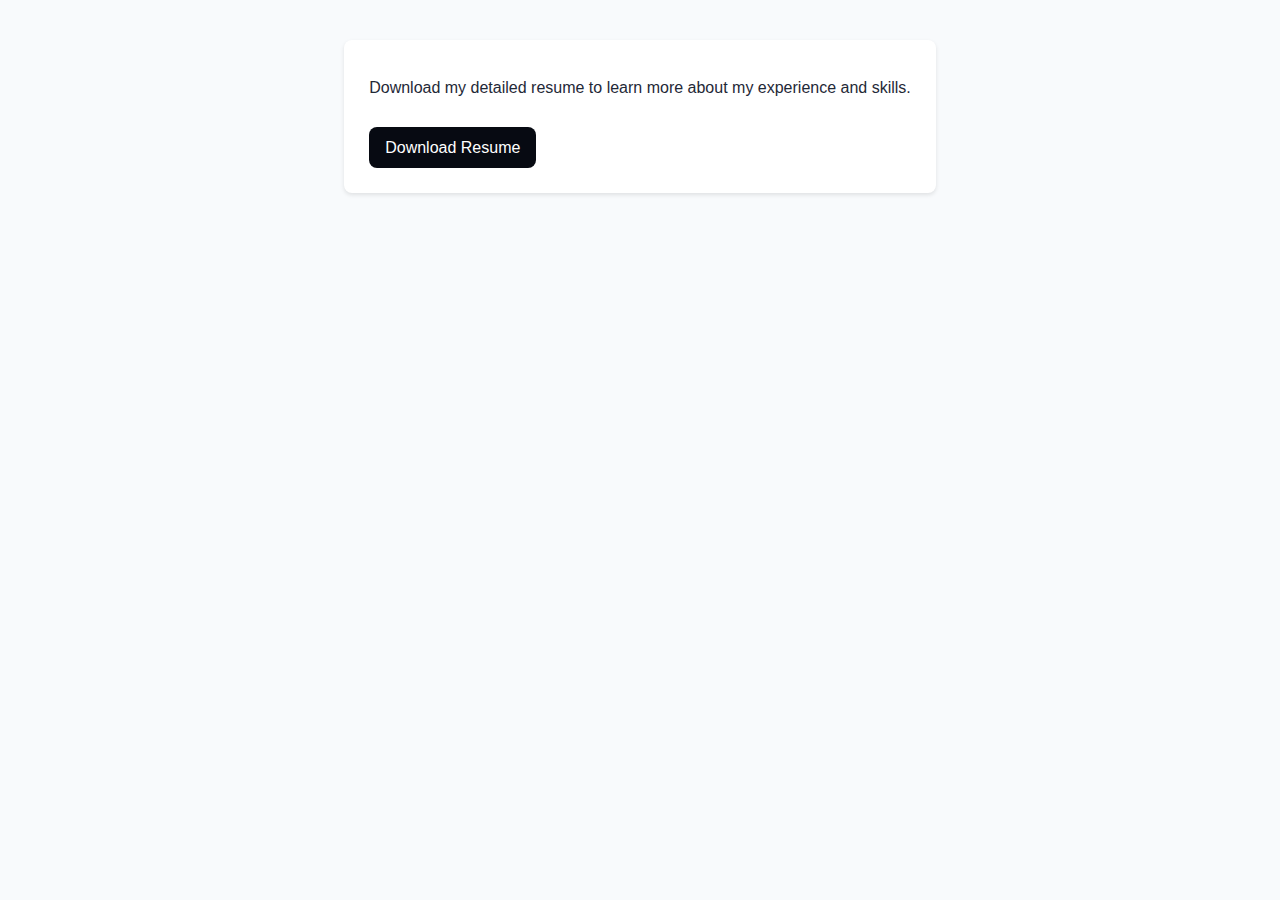
<file: sections/resume/index.html>
<!DOCTYPE html>
<html lang="en">
<head>
    <meta charset="UTF-8">
    <meta name="viewport" content="width=device-width, initial-scale=1.0">
    <title>Resume</title>
    <link rel="stylesheet" href="../../css/style.css">
</head>
<body>
    <div class="content">
        <div class="item-card">
            <p>Download my detailed resume to learn more about my experience and skills.</p>
            <a href="../../src/resume.pdf" target="_blank" class="button">Download Resume</a>
        </div>
    </div>
</body>
</html>
</file>
<file: css/style.css>
/* Global styles */
:root {
  --primary-color: #070a12;
  --secondary-color: #1e40af;
  --background-color: #f8fafc;
  --card-background: #ffffff;
  --text-color: #1f2937;
  --border-radius: 8px;
  --spacing: 1.5rem;
  --text-light: #666;
  --shadow: 0 2px 4px rgba(0,0,0,0.1);
  --transition: all 0.2s ease-in-out;
}

* {
  margin: 0;
  padding: 0;
  box-sizing: border-box;
  font-family: -apple-system, BlinkMacSystemFont, "Segoe UI", Roboto, "Helvetica Neue", Arial, sans-serif;
}

body {
  min-height: 100vh;
  display: flex;
  flex-direction: column;
  overflow-x: hidden;
  line-height: 1.6;
  background-color: var(--background-color);
}

/* Content frame */
#content-frame {
  flex: 1;
  width: 100%;
  border: none;
  min-height: calc(100vh - 400px);
  height: 100%;
}

/* Content container */
.content {
  max-width: 1200px;
  margin: 40px auto;
  padding: 0 20px;
  min-height: calc(100vh - 80px);
}

/* Banner and Profile */
.banner {
  position: relative;
  width: 100%;
  height: 200px; /* Increased height to accommodate both images */
  background-color: #c2ecf1e6;
  display: flex;
  flex-direction: column;
  align-items: center;
  justify-content: flex-end; /* Changed to flex-end to position profile at bottom */
  padding-bottom: 0;
  overflow: hidden; /* Added to contain the banner image */
}

.banner-img {
  position: absolute;
  top: 0;
  left: 0;
  width: 100%;
  height: 100%;
  object-fit: cover; /* Changed to cover for better image handling */
  opacity: 0.6;
  z-index: 1;
}


.profile {
  position: relative;
  display: flex;
  flex-direction: column;
  margin-bottom: 10px; /* Half of the profile image height to make it overlap */
  align-items: center;
  text-align: center;
  z-index: 2;
}

.profile-img {
  width: 180px;
  height: 180px;
  border-radius: 50%;
  border: 5px solid white;
  object-fit: cover;
  box-shadow: var(--shadow);
  background-color: white; /* Added background color for image loading */
}

/* Navigation tabs */
.tabs {
  position: relative;
  display: flex;
  justify-content: center;
  background: white;
  padding: 10px;
  margin-top: 5px;
  box-shadow: var(--shadow);
  flex-shrink: 0;
}

.tab {
  padding: 10px 20px;
  margin: 0 10px;
  text-decoration: none;
  color: var(--text-light);
  transition: var(--transition);
}

.tab.active {
  color: var(--primary-color);
  border-bottom: 2px solid var(--primary-color);
}

/* Common Grid Layouts */
.education-grid,
.experience-grid {
  display: grid;
  gap: 30px;
  justify-content: center;
  max-width: 1200px;
  margin: 0 auto;
  padding: 20px;
}

.education-grid {
  grid-template-columns: repeat(auto-fit, minmax(200px, 1fr));
}

.experience-grid {
  grid-template-columns: repeat(auto-fit, minmax(300px, 400px));
}

/* Card Styles */
.item-card {
  background: var(--card-background);
  padding: 25px;
  border-radius: var(--border-radius);
  box-shadow: var(--shadow);
  transition: var(--transition);
}

.item-card:hover {
  transform: translateY(-4px);
  box-shadow: 0 4px 8px rgba(0,0,0,0.15);
}

.item-card h3 {
  color: var(--primary-color);
  margin-top: 0;
  font-size: 1.25rem;
  margin-bottom: 1rem;
}

.item-card p {
  color: var(--text-color);
  margin: 10px 0;
  line-height: 1.6;
}

/* Meta information and tags */
.meta-info {
  font-size: 0.9rem;
  color: var(--text-light);
  margin-bottom: 1rem;
}

.tag {
  display: inline-block;
  background: #e2e8f0;
  padding: 0.25rem 0.75rem;
  border-radius: 999px;
  font-size: 0.875rem;
  margin-right: 0.5rem;
  margin-bottom: 0.5rem;
  color: var(--text-light);
}


.button {
  display: inline-flex;
  align-items: center;
  padding: 0.5rem 1rem;
  background-color: var(--primary-color);
  color: white;
  text-decoration: none;
  border-radius: var(--border-radius);
  font-weight: 500;
  transition: background-color 0.2s;
  margin-top: 1rem;
}


.button:hover {
  background: var(--secondary-color);
  transform: translateY(-2px);
}

.icon {
  margin-right: 0.5rem;
  width: 1.25rem;
  height: 1.25rem;
}

/* Contact section */
.contact-section {
  margin-top: 40px;
}

.contact-grid {
  display: grid;
  grid-template-columns: repeat(auto-fit, minmax(50px, 1fr));
  gap: 20px;
  margin-top: 20px;
}

.contact-item {
  display: flex;
  align-items: center;
  gap: 12px;
  padding: 15px;
  background: white;
  border-radius: var(--border-radius);
  transition: var(--transition);
}

.contact-item:hover {
  transform: translateY(-2px);
}

.contact-item svg {
  width: 24px;
  height: 24px;
  color: var(--primary-color);
}

.contact-item a {
  color: var(--primary-color);
  text-decoration: none;
  font-weight: 500;
}

.contact-item a:hover {
  text-decoration: underline;
}

/* Specializations section */
.specializations {
  margin: 25px 0;
  padding: 20px;
  background: white;
  border-radius: var(--border-radius);
  border-left: 4px solid var(--primary-color);
}

.specializations h3 {
  color: var(--primary-color);
  margin-bottom: 15px;
  font-size: 1.2em;
}

.specializations ul {
  list-style-type: none;
  padding: 0;
}

.specializations li {
  margin: 10px 0;
  padding-left: 20px;
  position: relative;
  color: var(--text-color);
}

.specializations li:before {
  content: "•";
  color: var(--primary-color);
  font-weight: bold;
  position: absolute;
  left: 0;
}

/* Quote style */
.quote {
  font-size: 1.3em;
  margin: 25px 0;
  padding: 20px;
  background: white;
  border-radius: var(--border-radius);
  border-left: 4px solid var(--primary-color);
}

.highlight {
  font-weight: bold;
  color: var(--primary-color);
}

/* Section divider */
.section-divider {
  height: 2px;
  background: #eee;
  margin: 40px 0;
}

/* Responsive styles */
@media (max-width: 768px) {
  .profile {
    left: 50%;
    transform: translateX(-50%);
    flex-direction: column;
    align-items: center;
    text-align: center;
  }

  .profile-name {
    margin-bottom: 70px;
  }

  .tabs {
    flex-wrap: wrap;
  }

  .tab {
    margin: 5px;
  }

  .education-grid,
  .experience-grid {
    grid-template-columns: 1fr;
    gap: 20px;
    padding: 15px;
  }

  .button {
    width: 100%;
    justify-content: center;
  }

  body {
    padding: 1rem;
}
}
</file>
